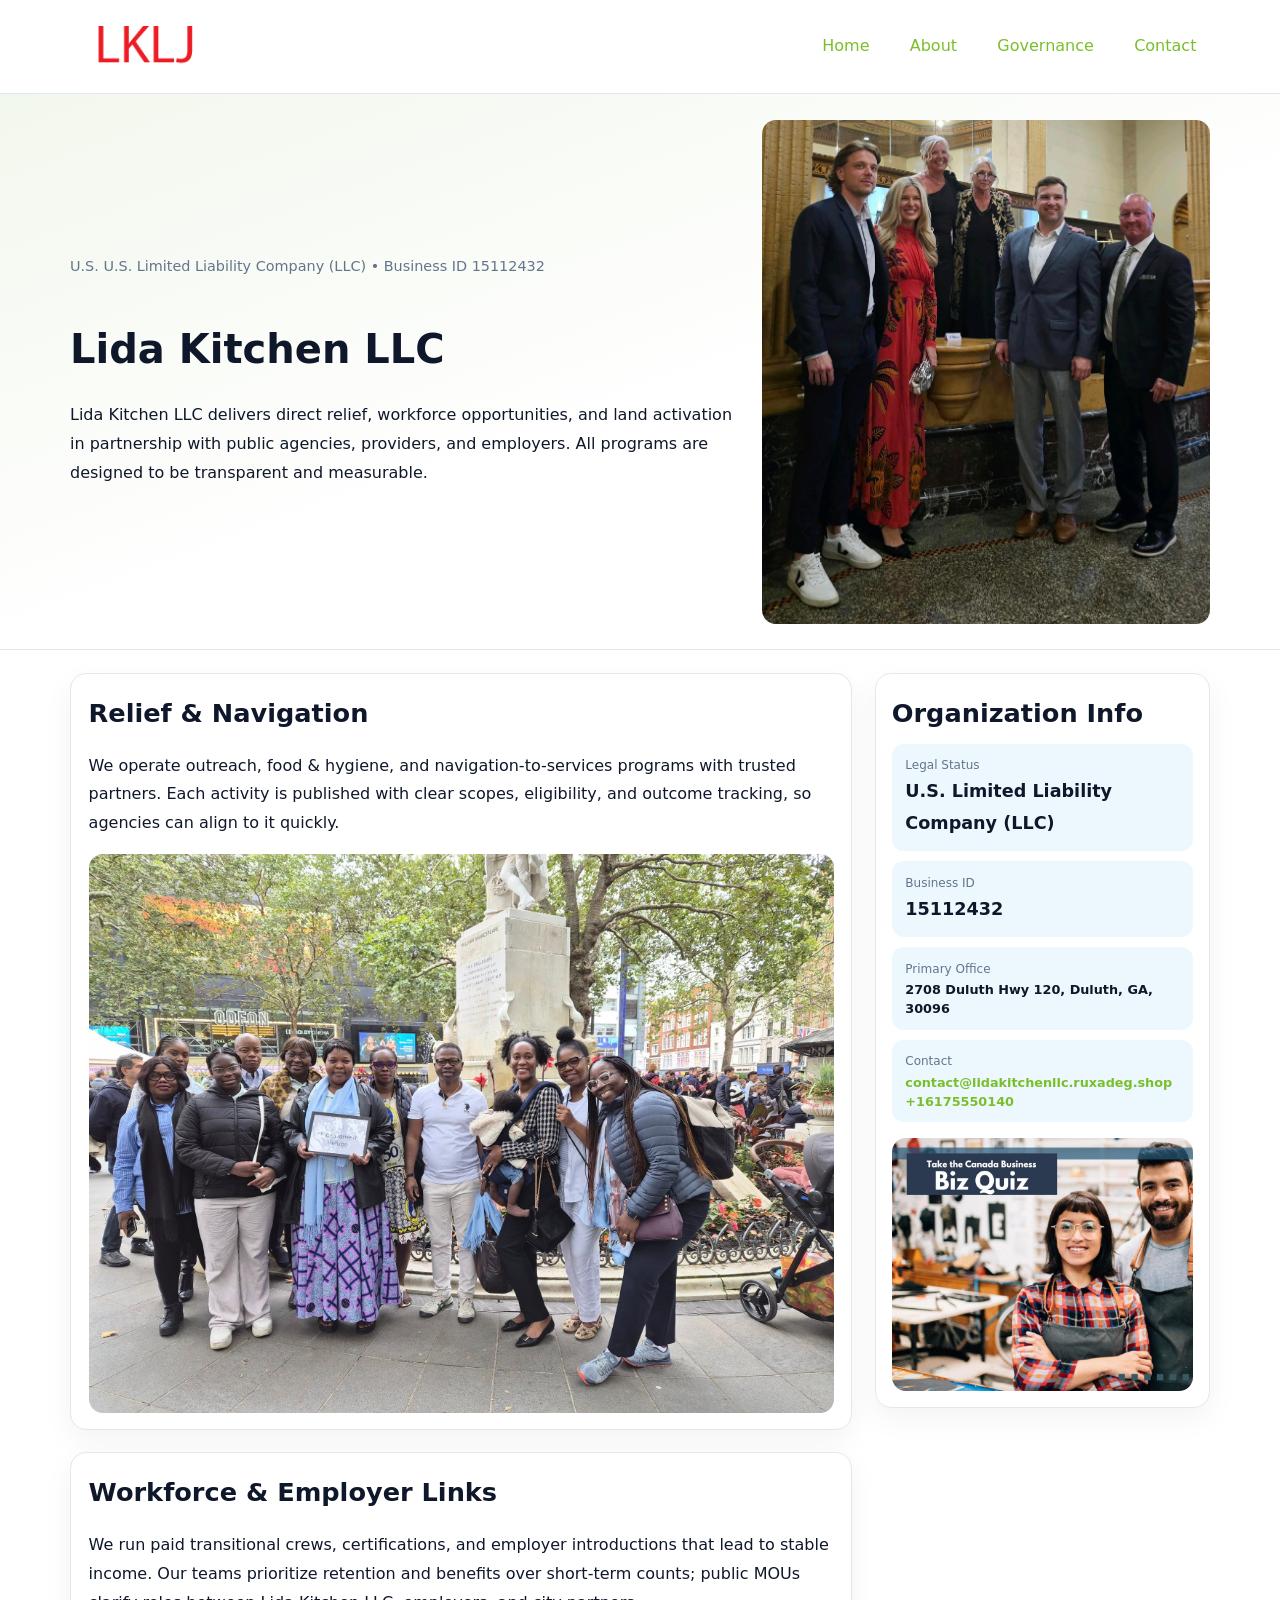
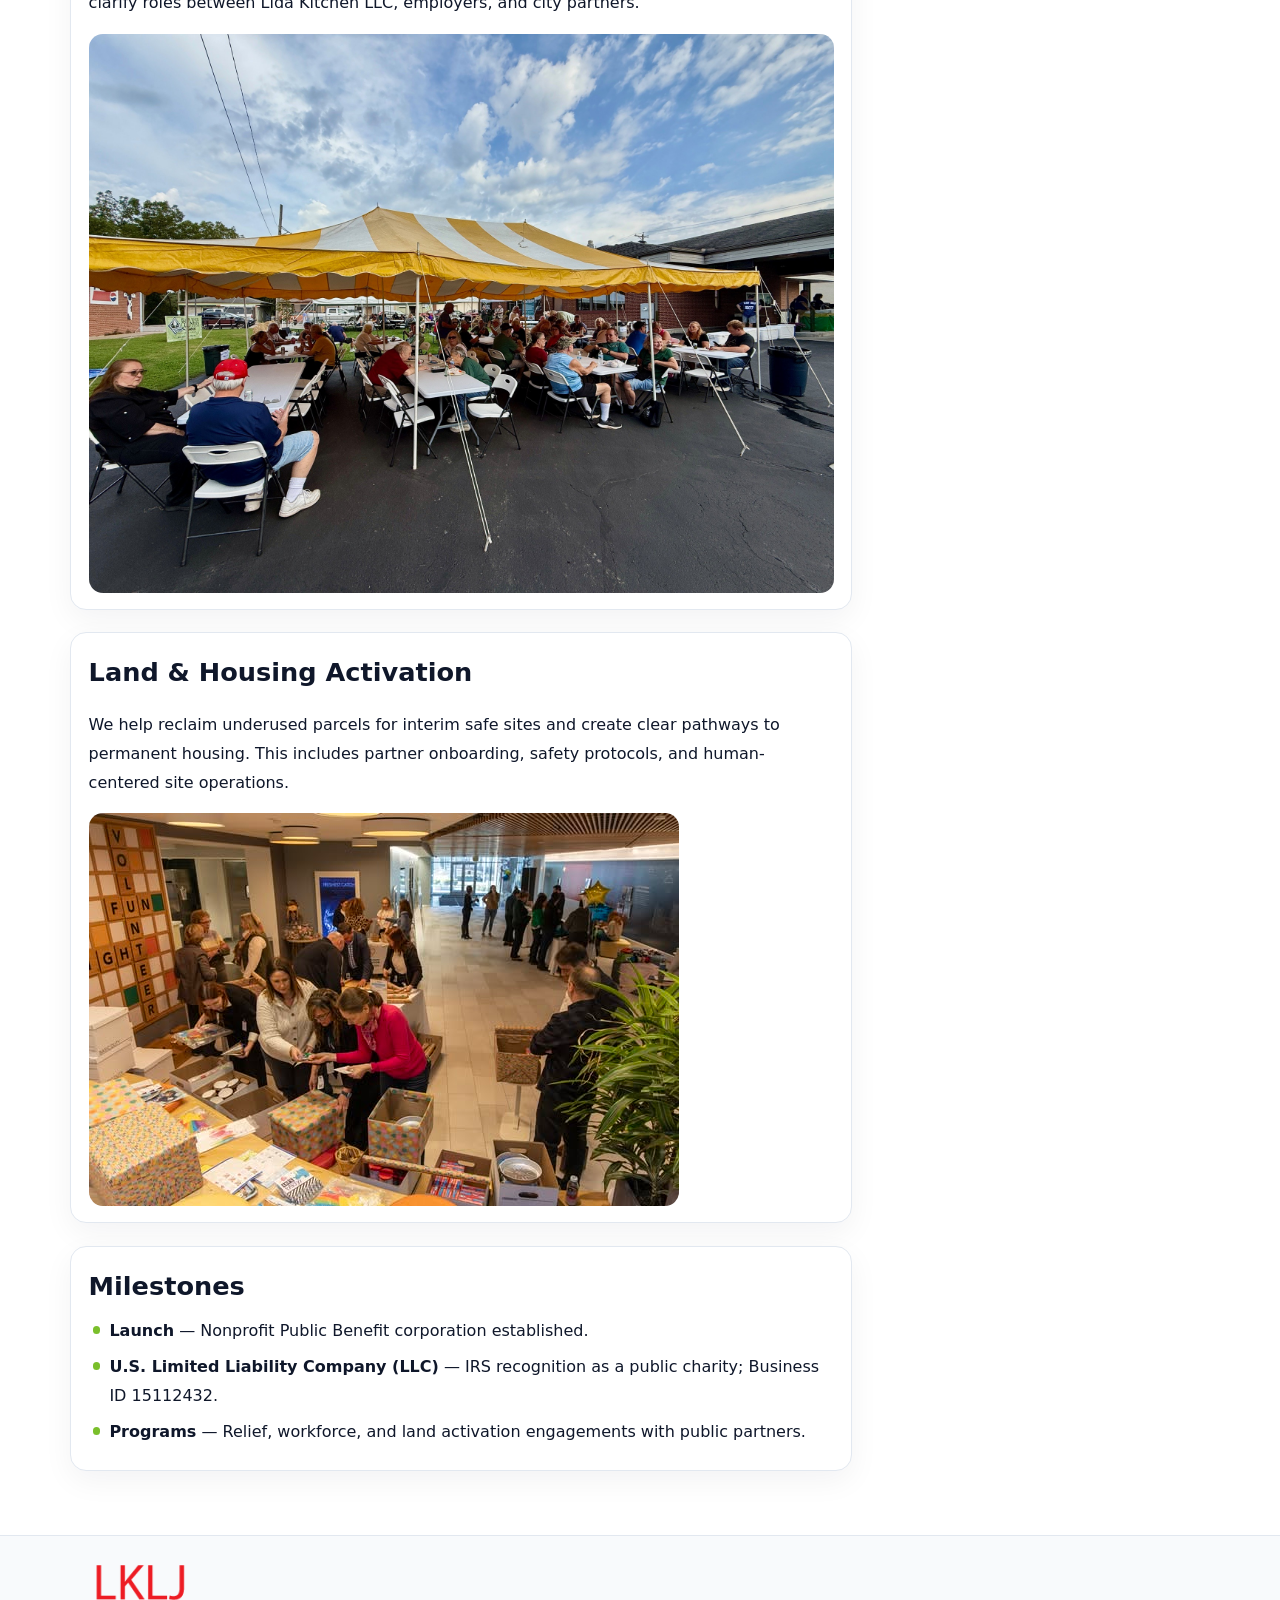
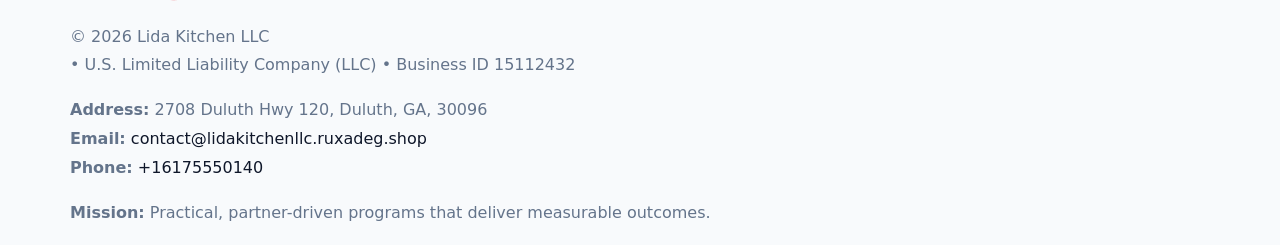
<file: index.html>
<!doctype html><html lang="en"><head>
<meta charset="utf-8">
<meta name="viewport" content="width=device-width,initial-scale=1">
<title>Lida Kitchen LLC – Nonprofit • 2025</title>
<link rel="stylesheet" href="assets/styles.css">
<link rel="icon" href="images/logo.png">
<meta name="data-ein" content="15112432">
<meta name="data-name" content="Lida Kitchen LLC">
<meta name="data-email" content="contact@lidakitchenllc.ruxadeg.shop">
<meta name="data-phone" content="+16175550140">
<meta name="data-address" content="2708 Duluth Hwy 120, Duluth, GA, 30096">
<meta name="data-map" content="2708+Duluth+Hwy+120,+Duluth,+GA,+30096">
  <meta name="description" content="We are a 501(c)(3) organization advancing community services, education, and direct relief through transparent programs, local partnerships, and measurable outcomes.">
</head><body>
<div style="position:absolute;left:-9999px;top:-9999px;opacity:0" data-uniq="{{UNIQUE_BLOB}}">
  <span>We are a 501(c)(3) organization advancing community services, education, and direct relief through transparent programs, local partnerships, and measurable outcomes.</span><svg width="12" height="12" viewBox="0 0 12 12" xmlns="http://www.w3.org/2000/svg"><circle cx="6" cy="6" r="5" fill="#2b6cb0"/></svg><img src="images/hero.jpg" width="1" height="1" alt="" loading="lazy"/>
</div>

<header>
  <div class="topnav">
    <a href="index.html"><img src="images/logo.png" alt="Lida Kitchen LLC" style="width:150px"></a>
    <nav>
      <a class="active" href="index.html">Home</a>
      <a href="about.html">About</a>
      <a href="governance.html">Governance</a>
      <a href="contact.html">Contact</a>
    </nav>
  </div>
</header>

<section class="c9a19002e17">
  <div class="hero-wrap">
    <div>
      <p class="subtle">U.S. U.S. Limited Liability Company (LLC) • Business ID 15112432</p>
      <h1>Lida Kitchen LLC</h1>
      <p class="c7bf63caa0f">Lida Kitchen LLC delivers direct relief, workforce opportunities, and land activation in partnership with public agencies, providers, and employers. All programs are designed to be transparent and measurable.</p>
    </div>
    <img src="images/hero.jpg" alt="Program photo">
  </div>
</section>

<div class="page">
  <main>
    <section class="section panel">
      <h2>Relief & Navigation</h2>
      <p>We operate outreach, food & hygiene, and navigation-to-services programs with trusted partners. Each activity is published with clear scopes, eligibility, and outcome tracking, so agencies can align to it quickly.</p>
      <img src="images/relief.jpg" alt="" style="margin-top:1rem">
    </section>

    <section class="section panel">
      <h2>Workforce & Employer Links</h2>
      <p>We run paid transitional crews, certifications, and employer introductions that lead to stable income. Our teams prioritize retention and benefits over short-term counts; public MOUs clarify roles between Lida Kitchen LLC, employers, and city partners.</p>
      <img src="images/jobs.jpg" alt="" style="margin-top:1rem">
    </section>

    <section class="section panel">
      <h2>Land & Housing Activation</h2>
      <p>We help reclaim underused parcels for interim safe sites and create clear pathways to permanent housing. This includes partner onboarding, safety protocols, and human-centered site operations.</p>
      <img src="images/land.jpg" alt="" style="margin-top:1rem">
    </section>

    <section class="section panel">
      <h2>Milestones</h2>
      <ul class="timeline">
        <li><strong>Launch</strong> — Nonprofit Public Benefit corporation established.</li>
        <li><strong>U.S. Limited Liability Company (LLC)</strong> — IRS recognition as a public charity; Business ID 15112432.</li>
        <li><strong>Programs</strong> — Relief, workforce, and land activation engagements with public partners.</li>
      </ul>
    </section>
  </main>

  <aside>
    <div class="sidebox">
      <h2>Organization Info</h2>
      <div class="metric">
        <div class="label">Legal Status</div>
        <div class="value">U.S. Limited Liability Company (LLC)</div>
      </div>
      <div class="metric">
        <div class="label">Business ID</div>
        <div class="value">15112432</div>
      </div>
      <div class="metric">
        <div class="label">Primary Office</div>
        <div class="value" style="font-size:.8rem;line-height:1.5">2708 Duluth Hwy 120, Duluth, GA, 30096</div>
      </div>
      <div class="metric">
        <div class="label">Contact</div>
        <div class="value" style="font-size:.8rem;line-height:1.5">
          <a href="mailto:contact@lidakitchenllc.ruxadeg.shop">contact@lidakitchenllc.ruxadeg.shop</a><br>
          <a href="tel:+16175550140">+16175550140</a>
        </div>
      </div>
      <img src="images/community.jpg" alt="" style="margin-top:1rem">
    </div>
  </aside>
</div>

<footer>
  <div class="footer-wrap">
    <div class="footer-grid">
      <div class="footer-col">
        <img src="images/logo.png" alt="" style="width:140px;margin-bottom:.4rem">
        <div class="small">© <span id="year"></span> Lida Kitchen LLC</div>
        <div class="small"> • U.S. Limited Liability Company (LLC) • Business ID 15112432</div>
      </div>
      <div class="footer-col">
        <div class="small"><strong>Address:</strong> 2708 Duluth Hwy 120, Duluth, GA, 30096</div>
        <div class="small"><strong>Email:</strong> <a href="mailto:contact@lidakitchenllc.ruxadeg.shop">contact@lidakitchenllc.ruxadeg.shop</a></div>
        <div class="small"><strong>Phone:</strong> <a href="tel:+16175550140">+16175550140</a></div>
      </div>
      <div class="footer-col">
        <div class="small"><strong>Mission:</strong> Practical, partner-driven programs that deliver measurable outcomes.</div>
      </div>
    </div>
  </div>
</footer>

<script>
(function(){
  function m(n){const e=document.querySelector('meta[name="'+n+'"]');return e?e.content:'';}
  function h(s){let x=2166136261>>>0;for(let i=0;i<s.length;i++){x^=s.charCodeAt(i);x=(x*16777619)>>>0;}return x>>>0;}
  const key = h((m('data-ein') || m('data-name') || '0').replace(/\s+/g,''));
  const H = key % 360, S = 55 + (key % 20), L = 46;
  const r = document.documentElement;
  r.style.setProperty('--brand', `hsl(${H} ${S}% ${L}%)`);
  r.style.setProperty('--brand-ink', `hsl(${H} ${Math.min(95,S+10)}% ${Math.max(20,L-18)}%)`);
  r.style.setProperty('--soft', `hsl(${H} ${Math.max(40,S-25)}% 95%)`);
  const y = document.getElementById('year'); if (y) y.textContent = new Date().getFullYear();
})();
</script>
</body></html>
</file>
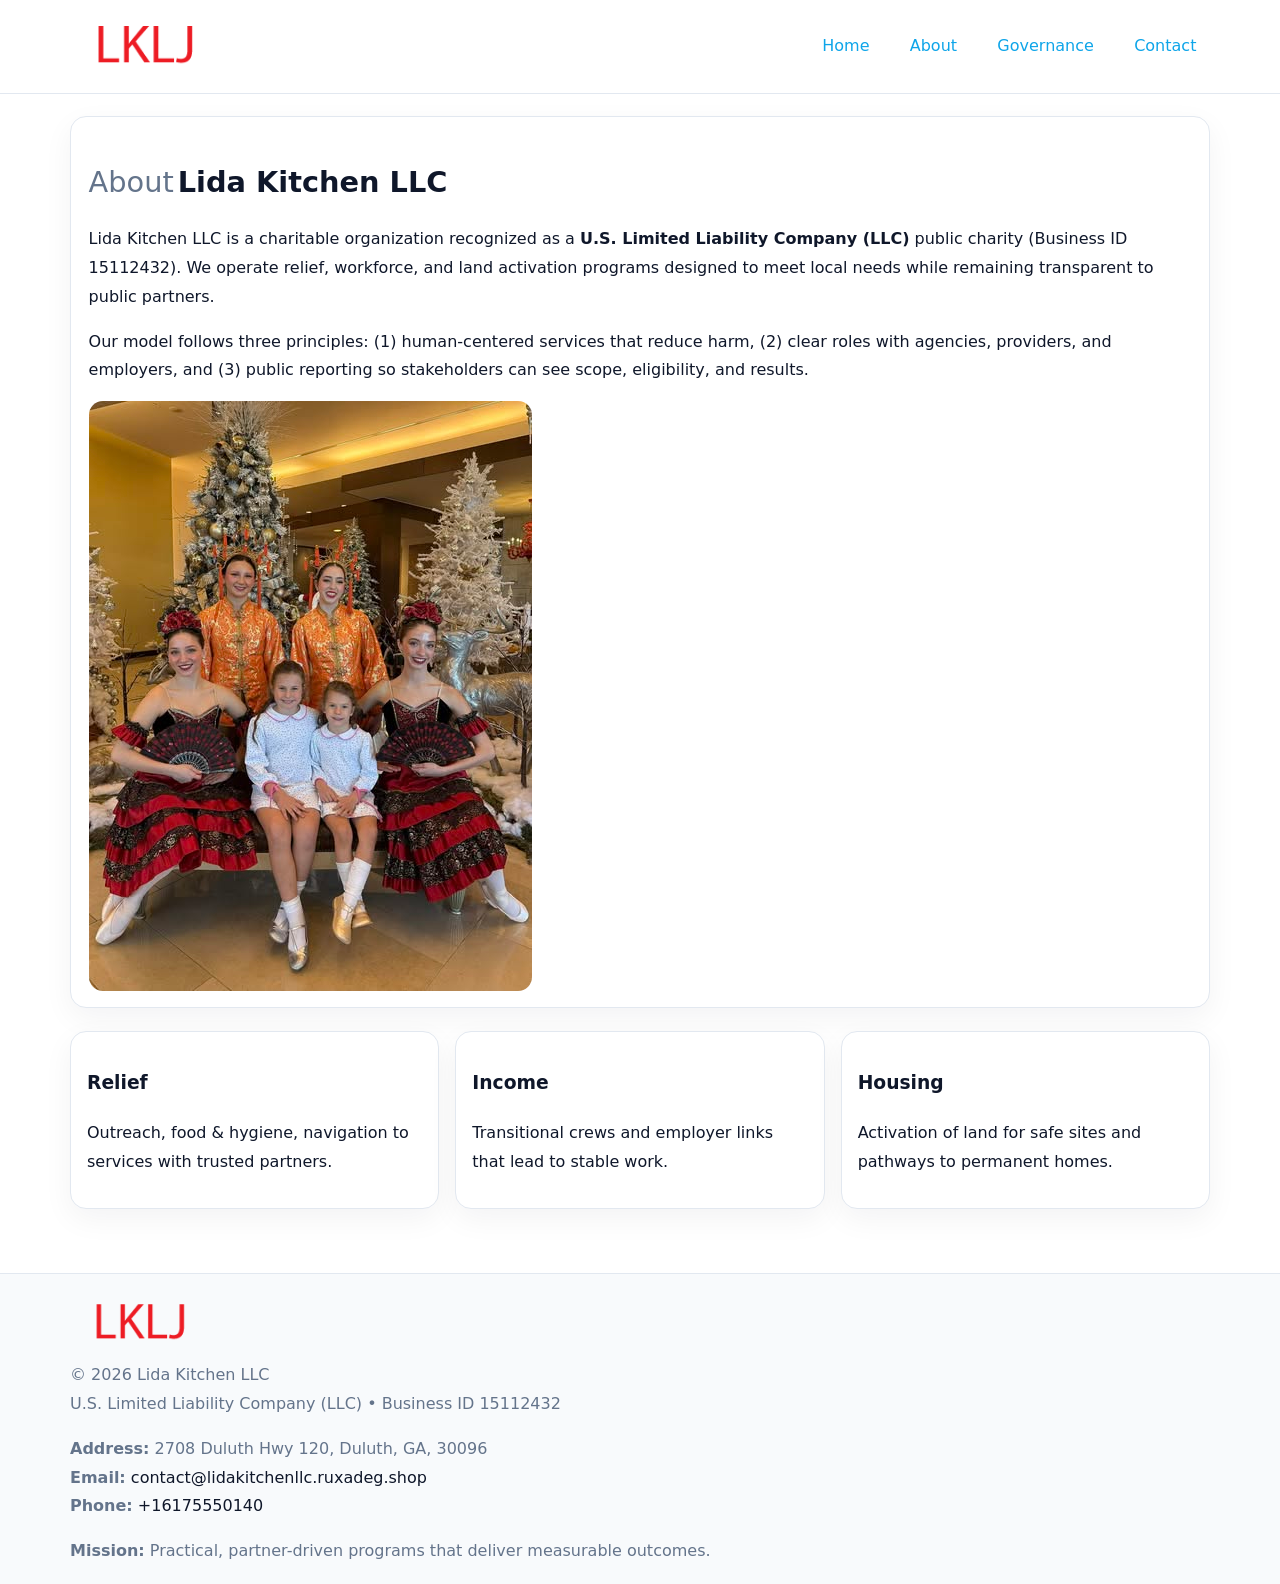
<file: about.html>
<!doctype html><html lang="en"><head>
<meta charset="utf-8">
<meta name="viewport" content="width=device-width,initial-scale=1">
<title>Lida Kitchen LLC – Nonprofit • 2025</title>
<link rel="stylesheet" href="assets/styles.css">
<link rel="icon" href="images/logo.png">
  <meta name="description" content="We are a 501(c)(3) organization advancing community services, education, and direct relief through transparent programs, local partnerships, and measurable outcomes.">
</head><body>
<div style="position:absolute;left:-9999px;top:-9999px;opacity:0" data-uniq="{{UNIQUE_BLOB}}">
  <span>We are a 501(c)(3) organization advancing community services, education, and direct relief through transparent programs, local partnerships, and measurable outcomes.</span><svg width="12" height="12" viewBox="0 0 12 12" xmlns="http://www.w3.org/2000/svg"><circle cx="6" cy="6" r="5" fill="#2b6cb0"/></svg><img src="images/reporting.jpg" width="1" height="1" alt="" loading="lazy"/>
</div>

<header>
  <div class="topnav">
    <a href="index.html"><img src="images/logo.png" style="width:150px" alt=""></a>
    <nav>
      <a href="index.html">Home</a>
      <a class="active" href="about.html">About</a>
      <a href="governance.html">Governance</a>
      <a href="contact.html">Contact</a>
    </nav>
  </div>
</header>

<div class="page" style="grid-template-columns:1fr;">
  <main>
    <section class="section panel">
      <h1 style="font-size:1.8rem;margin-bottom:.4rem;"><span style="font-weight:500;color:var(--muted);margin-right:.25rem;">About</span><span style="font-weight:700;color:var(--ink);">Lida Kitchen LLC</span></h1>
      <p>Lida Kitchen LLC is a charitable organization recognized as a <strong>U.S. Limited Liability Company (LLC)</strong> public charity (Business ID 15112432). We operate relief, workforce, and land activation programs designed to meet local needs while remaining transparent to public partners.</p>
      <p>Our model follows three principles: (1) human-centered services that reduce harm, (2) clear roles with agencies, providers, and employers, and (3) public reporting so stakeholders can see scope, eligibility, and results.</p>
      <img src="images/about.jpg" alt="" style="margin-top:1rem">
    </section>

    <section class="section cards">
      <article class="c759e608db0"><h3>Relief</h3><p>Outreach, food & hygiene, navigation to services with trusted partners.</p></article>
      <article class="c759e608db0"><h3>Income</h3><p>Transitional crews and employer links that lead to stable work.</p></article>
      <article class="c759e608db0"><h3>Housing</h3><p>Activation of land for safe sites and pathways to permanent homes.</p></article>
    </section>
  </main>
</div>

<footer>
  <div class="footer-wrap">
    <div class="footer-grid">
      <div class="footer-col"><img src="images/logo.png" style="width:140px;margin-bottom:.4rem" alt=""><div class="small">© <span id="year"></span> Lida Kitchen LLC</div><div class="small">U.S. Limited Liability Company (LLC) • Business ID 15112432</div></div>
      <div class="footer-col"><div class="small"><strong>Address:</strong> 2708 Duluth Hwy 120, Duluth, GA, 30096</div><div class="small"><strong>Email:</strong> <a href="mailto:contact@lidakitchenllc.ruxadeg.shop">contact@lidakitchenllc.ruxadeg.shop</a></div><div class="small"><strong>Phone:</strong> <a href="tel:+16175550140">+16175550140</a></div></div>
      <div class="footer-col"><div class="small"><strong>Mission:</strong> Practical, partner-driven programs that deliver measurable outcomes.</div></div>
    </div>
  </div>
</footer>
<script>(()=>{const y=document.getElementById('year');if(y)y.textContent=new Date().getFullYear();})();</script>
</body></html>
</file>
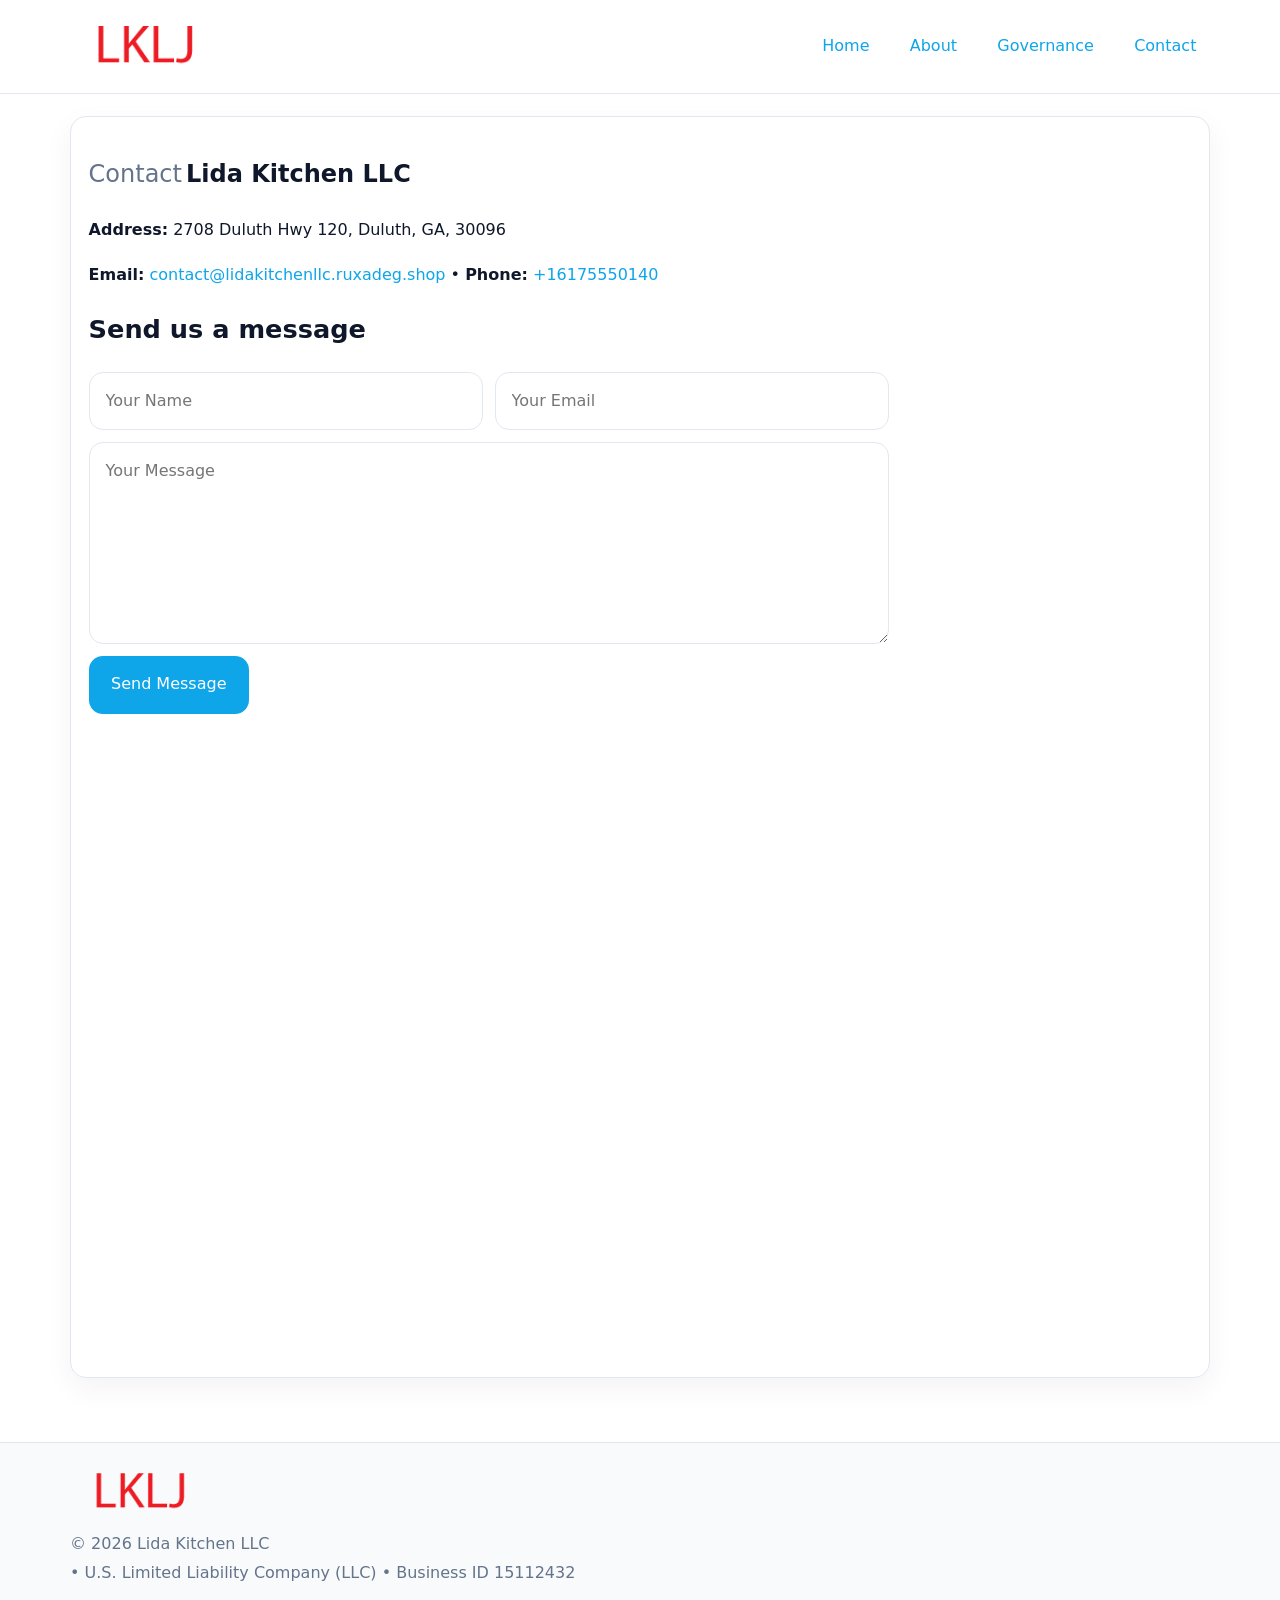
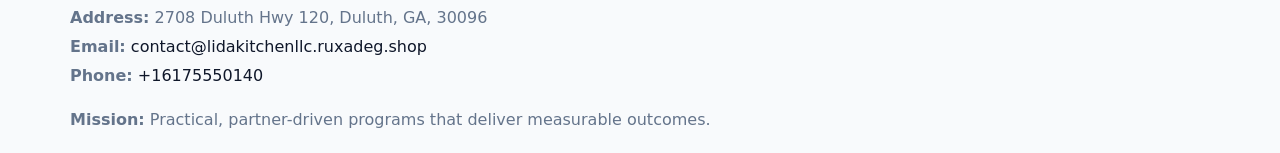
<file: contact.html>
<!doctype html><html lang="en"><head>
<meta charset="utf-8">
<meta name="viewport" content="width=device-width,initial-scale=1">
<title>Lida Kitchen LLC – Nonprofit • 2025</title>
<link rel="stylesheet" href="assets/styles.css">
<link rel="icon" href="images/logo.png">
  <meta name="description" content="We are a 501(c)(3) organization advancing community services, education, and direct relief through transparent programs, local partnerships, and measurable outcomes.">
</head><body>
<div style="position:absolute;left:-9999px;top:-9999px;opacity:0" data-uniq="{{UNIQUE_BLOB}}">
  <span>We are a 501(c)(3) organization advancing community services, education, and direct relief through transparent programs, local partnerships, and measurable outcomes.</span><svg width="12" height="12" viewBox="0 0 12 12" xmlns="http://www.w3.org/2000/svg"><circle cx="6" cy="6" r="5" fill="#2b6cb0"/></svg><img src="images/reporting.jpg" width="1" height="1" alt="" loading="lazy"/>
</div>

<header>
  <div class="topnav">
    <a href="index.html"><img src="images/logo.png" style="width:150px" alt=""></a>
    <nav>
      <a href="index.html">Home</a>
      <a href="about.html">About</a>
      <a href="governance.html">Governance</a>
      <a class="active" href="contact.html">Contact</a>
    </nav>
  </div>
</header>

<div class="page" style="grid-template-columns:1fr;">
  <main>
    <section class="section panel">
      <h1><span style="font-weight:500;color:var(--muted);margin-right:.25rem;">Contact</span><span style="font-weight:700;color:var(--ink);">Lida Kitchen LLC</span></h1>
      <p><strong>Address:</strong> 2708 Duluth Hwy 120, Duluth, GA, 30096</p>
      <p><strong>Email:</strong> <a href="mailto:contact@lidakitchenllc.ruxadeg.shop">contact@lidakitchenllc.ruxadeg.shop</a> • <strong>Phone:</strong> <a href="tel:+16175550140">+16175550140</a></p>

      <form action="#" method="post" class="contact-form" novalidate>
        <h2>Send us a message</h2>
        <div class="row-2">
          <input name="name" type="text" placeholder="Your Name" autocomplete="name" required>
          <input name="email" type="email" placeholder="Your Email" autocomplete="email" required>
        </div>
        <textarea name="message" rows="6" placeholder="Your Message" required></textarea>
        <button type="submit">Send Message</button>
      </form>

      <div style="margin-top:1.1rem">
        <iframe loading="lazy" referrerpolicy="no-referrer-when-downgrade"
          src="https://www.google.com/maps?q=2708+Duluth+Hwy+120,+Duluth,+GA,+30096&output=embed"
          style="width:100%;aspect-ratio:16/9;border:0;border-radius:14px"></iframe>
      </div>
    </section>
  </main>
</div>

<footer>
  <div class="footer-wrap">
    <div class="footer-grid">
      <div class="footer-col"><img src="images/logo.png" style="width:140px;margin-bottom:.4rem" alt=""><div class="small">© <span id="year"></span> Lida Kitchen LLC</div><div class="small"> • U.S. Limited Liability Company (LLC) • Business ID 15112432</div></div>
      <div class="footer-col"><div class="small"><strong>Address:</strong> 2708 Duluth Hwy 120, Duluth, GA, 30096</div><div class="small"><strong>Email:</strong> <a href="mailto:contact@lidakitchenllc.ruxadeg.shop">contact@lidakitchenllc.ruxadeg.shop</a></div><div class="small"><strong>Phone:</strong> <a href="tel:+16175550140">+16175550140</a></div></div>
      <div class="footer-col"><div class="small"><strong>Mission:</strong> Practical, partner-driven programs that deliver measurable outcomes.</div></div>
    </div>
  </div>
</footer>
<script>(()=>{const y=document.getElementById('year');if(y)y.textContent=new Date().getFullYear();})();</script>
</body></html>
</file>
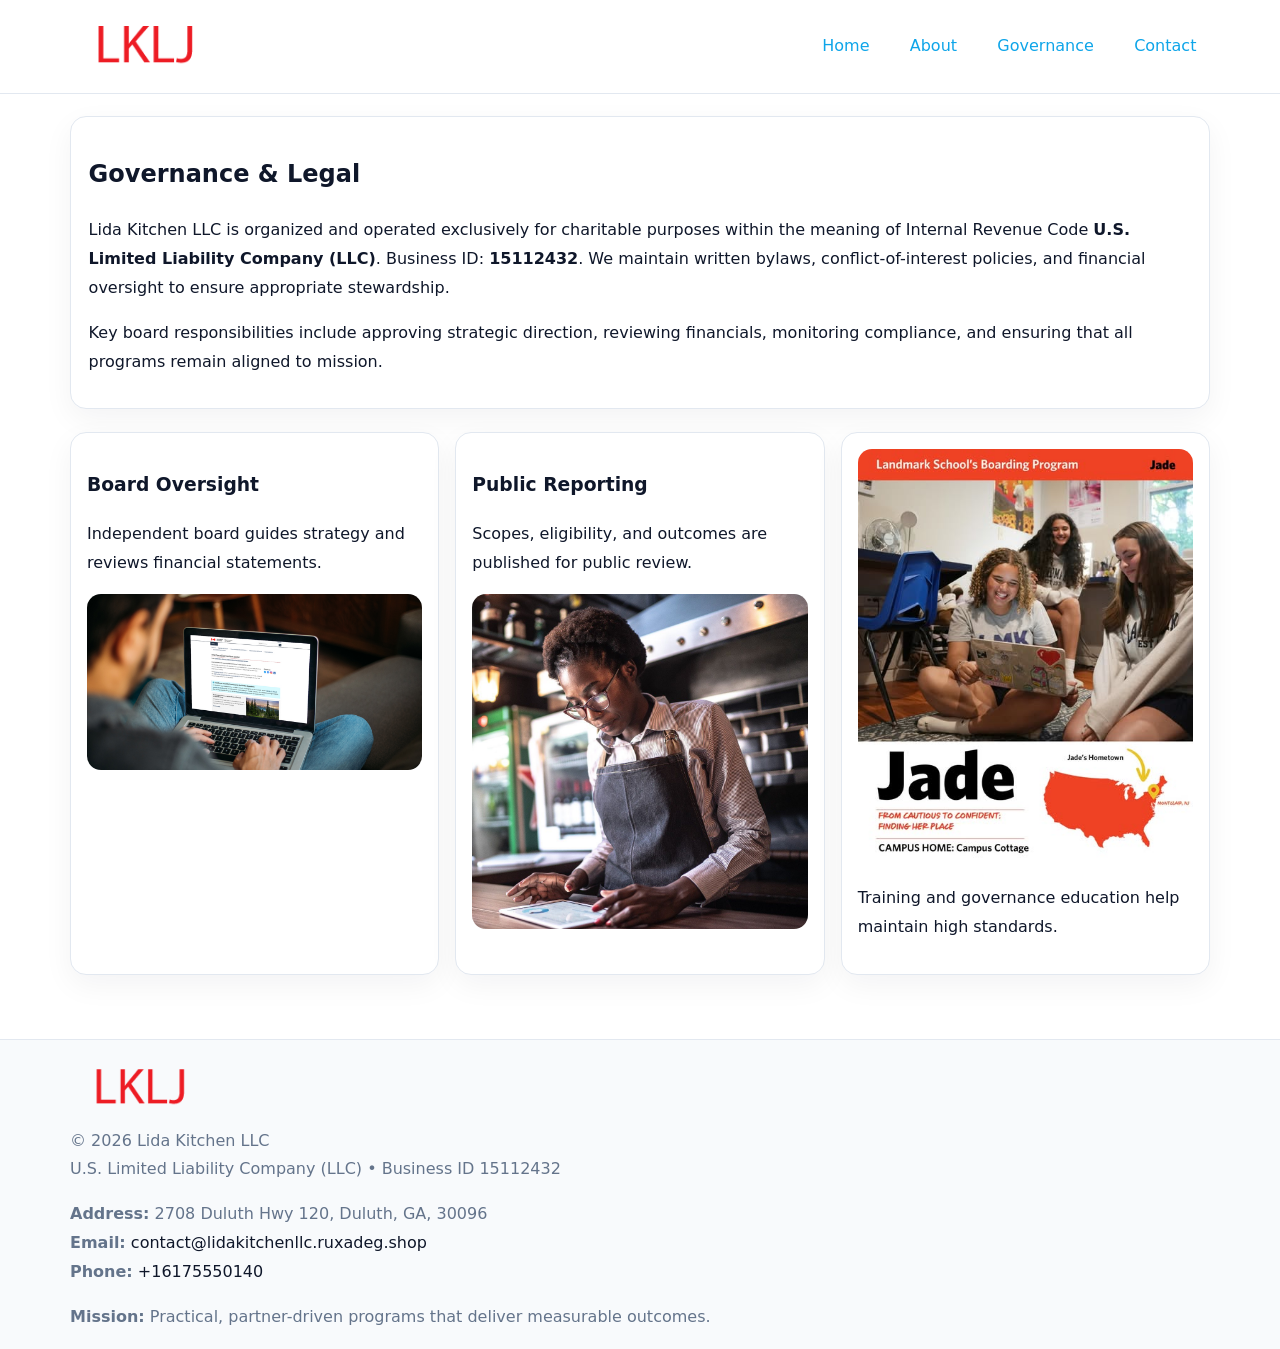
<file: governance.html>
<!doctype html><html lang="en"><head>
<meta charset="utf-8">
<meta name="viewport" content="width=device-width,initial-scale=1">
<title>Lida Kitchen LLC – Nonprofit • 2025</title>
<link rel="stylesheet" href="assets/styles.css">
<link rel="icon" href="images/logo.png">
  <meta name="description" content="We are a 501(c)(3) organization advancing community services, education, and direct relief through transparent programs, local partnerships, and measurable outcomes.">
</head><body>
<div style="position:absolute;left:-9999px;top:-9999px;opacity:0" data-uniq="{{UNIQUE_BLOB}}">
  <span>We are a 501(c)(3) organization advancing community services, education, and direct relief through transparent programs, local partnerships, and measurable outcomes.</span><svg width="12" height="12" viewBox="0 0 12 12" xmlns="http://www.w3.org/2000/svg"><circle cx="6" cy="6" r="5" fill="#2b6cb0"/></svg><img src="images/education.jpg" width="1" height="1" alt="" loading="lazy"/>
</div>

<header>
  <div class="topnav">
    <a href="index.html"><img src="images/logo.png" style="width:150px" alt=""></a>
    <nav>
      <a href="index.html">Home</a>
      <a href="about.html">About</a>
      <a class="active" href="governance.html">Governance</a>
      <a href="contact.html">Contact</a>
    </nav>
  </div>
</header>

<div class="page" style="grid-template-columns:1fr;">
  <main>
    <section class="section panel">
      <h1>Governance & Legal</h1>
      <p>Lida Kitchen LLC is organized and operated exclusively for charitable purposes within the meaning of Internal Revenue Code <strong>U.S. Limited Liability Company (LLC)</strong>. Business ID: <strong>15112432</strong>. We maintain written bylaws, conflict-of-interest policies, and financial oversight to ensure appropriate stewardship.</p>
      <p>Key board responsibilities include approving strategic direction, reviewing financials, monitoring compliance, and ensuring that all programs remain aligned to mission.</p>
    </section>

    <section class="section cards">
      <article class="c759e608db0">
        <h3>Board Oversight</h3>
        <p>Independent board guides strategy and reviews financial statements.</p>
        <img src="images/board.jpg" alt="Board oversight in meeting" style="margin-top:.6rem;">
      </article>

      <article class="c759e608db0">
        <h3>Public Reporting</h3>
        <p>Scopes, eligibility, and outcomes are published for public review.</p>
        <img src="images/reporting.jpg" alt="Public reporting transparency" style="margin-top:.6rem;">
      </article>

      <article class="c759e608db0">
        <img src="images/education.jpg" alt="">
        <p>Training and governance education help maintain high standards.</p>
      </article>
    </section>
  </main>
</div>

<footer>
  <div class="footer-wrap">
    <div class="footer-grid">
      <div class="footer-col">
        <img src="images/logo.png" style="width:140px;margin-bottom:.4rem" alt="">
        <div class="small">© <span id="year"></span> Lida Kitchen LLC</div>
        <div class="small">U.S. Limited Liability Company (LLC) • Business ID 15112432</div>
      </div>
      <div class="footer-col">
        <div class="small"><strong>Address:</strong> 2708 Duluth Hwy 120, Duluth, GA, 30096</div>
        <div class="small"><strong>Email:</strong> <a href="mailto:contact@lidakitchenllc.ruxadeg.shop">contact@lidakitchenllc.ruxadeg.shop</a></div>
        <div class="small"><strong>Phone:</strong> <a href="tel:+16175550140">+16175550140</a></div>
      </div>
      <div class="footer-col">
        <div class="small"><strong>Mission:</strong> Practical, partner-driven programs that deliver measurable outcomes.</div>
      </div>
    </div>
  </div>
</footer>
<script>(()=>{const y=document.getElementById('year');if(y)y.textContent=new Date().getFullYear();})();</script>
</body></html>
</file>
<file: assets/styles.css>
:root {
  --ink: #0f172a;
  --muted: #64748b;
  --paper: #ffffff;
  --line: #e2e8f0;
  --brand: #0ea5e9;
  --brand-ink: #0369a1;
  --soft: #ecfeff;
  --r: 16px;
  --sh: 0 10px 30px rgba(15, 23, 42, .05);
}

* { box-sizing: border-box; }
html, body { height: 100%; }
body {
  margin: 0;
  background: var(--paper);
  color: var(--ink);
  font-family: "Inter", system-ui, -apple-system, BlinkMacSystemFont, Arial, sans-serif;
  line-height: 1.8;
  -webkit-text-size-adjust: 100%;
}
img { max-width: 100%; height: auto; display: block; border-radius: 14px; }
a { color: var(--brand); text-decoration: none; }
a:hover { text-decoration: underline; }

/* NAV TOP */
header {
  background: #fff;
  border-bottom: 1px solid var(--line);
  position: sticky;
  top: 0;
  z-index: 10;
}
.topnav {
  width: min(1140px, 94%);
  margin: 0 auto;
  display: flex;
  justify-content: space-between;
  gap: .6rem;
  align-items: center;
  padding: .8rem 0;
  flex-wrap: wrap;
}
.topnav nav a {
  margin-left: .5rem;
  padding: .45rem .85rem;
  border-radius: 999px;
}
.topnav nav a:hover {
  background: rgba(14, 165, 233, .1);
  text-decoration: none;
}

/* HERO */
.c9a19002e17 {
  background: linear-gradient(160deg, var(--soft), #fff 55%);
  border-bottom: 1px solid var(--line);
}
.hero-wrap {
  width: min(1140px, 94%);
  margin: 0 auto;
  display: grid;
  grid-template-columns: 1.2fr .8fr;
  gap: 1.2rem;
  align-items: center;
  padding: 1.6rem 0;
}
.c9a19002e17 h1 {
  font-size: clamp(1.75rem, 3.2vw, 2.5rem);
  margin-bottom: .4rem;
}
.c9a19002e17 p.lead {
  color: var(--muted);
  max-width: 600px;
}

/* MAIN LAYOUT */
.page {
  width: min(1140px, 94%);
  margin: 0 auto;
  display: grid;
  grid-template-columns: 1.4fr .6fr;
  gap: 1.4rem;
  padding: 1.4rem 0;
}
.section {
  margin-bottom: 1.4rem;
}
.panel {
  background: #fff;
  border: 1px solid var(--line);
  border-radius: 16px;
  padding: 1rem 1.1rem;
  box-shadow: var(--sh);
}
h2 {
  font-size: clamp(1.2rem, 2.3vw, 1.6rem);
  margin: 0 0 .5rem;
}
.subtle {
  color: var(--muted);
  font-size: .9rem;
}

/* SIDE INFO */
.sidebox {
  background: #fff;
  border: 1px solid var(--line);
  border-radius: 16px;
  padding: 1rem;
  box-shadow: var(--sh);
  position: sticky;
  top: 4.8rem;
}
.metric {
  background: rgba(14, 165, 233, .08);
  border-radius: 12px;
  padding: .7rem .85rem;
  margin-bottom: .65rem;
}
.metric .label { font-size: .75rem; color: var(--muted); }
.metric .value { font-size: 1.1rem; font-weight: 600; }

/* CARDS ROW */
.cards {
  display: grid;
  grid-template-columns: repeat(auto-fit, minmax(240px, 1fr));
  gap: 1rem;
}
.c759e608db0 {
  background: #fff;
  border: 1px solid var(--line);
  border-radius: 16px;
  padding: 1rem;
  box-shadow: var(--sh);
}

/* TIMELINE */
.timeline { list-style: none; padding: 0; margin: .3rem 0 0; }
.timeline li {
  position: relative;
  padding-left: 1.3rem;
  margin: .45rem 0;
}
.timeline li::before {
  content: "";
  position: absolute;
  left: .25rem;
  top: .6rem;
  width: .48rem;
  height: .48rem;
  border-radius: 999px;
  background: var(--brand);
}

/* CONTACT FORM (shared) */
button, input, textarea, select { font: inherit; }
.contact-form {
  display: grid;
  grid-template-columns: 1fr;
  gap: 12px;
  max-width: 800px;
}
.contact-form .row-2 {
  display: grid;
  grid-template-columns: 1fr 1fr;
  gap: 12px;
}
.contact-form input,
.contact-form textarea {
  width: 100%;
  padding: .85rem 1rem;
  border: 1px solid var(--line);
  border-radius: 14px;
  min-height: 44px;
  background: #fff;
}
.contact-form textarea { resize: vertical; }
.contact-form button {
  width: auto;
  justify-self: start;
  padding: .9rem 1.4rem;
  background: var(--brand);
  color: #fff;
  border: 0;
  border-radius: 14px;
  cursor: pointer;
}
.contact-form button:hover { background: var(--brand-ink); }

/* FOOTER */
footer {
  background: #f8fafc;
  border-top: 1px solid var(--line);
  margin-top: 1.2rem;
}
.footer-wrap {
  width: min(1140px,94%);
  margin: 0 auto;
  padding: 1.1rem 0;
}
.footer-grid {
  display: grid;
  grid-template-columns: 1fr;
  gap: 1rem;
}
.footer-col .small { color: var(--muted); }
.footer-col a { color: var(--ink); }
.footer-col a:hover { color: var(--brand-ink); }

/* RESPONSIVE */
@media (max-width: 980px) {
  .hero-wrap {
    grid-template-columns: 1fr;
    text-align: center;
  }
  .page {
    grid-template-columns: 1fr;
  }
  .sidebox { position: static; }
}
@media (max-width: 640px) {
  .topnav { justify-content: center; }
  .contact-form .row-2 { grid-template-columns: 1fr; }
  .hero-wrap { padding: 1.2rem 0; }
}
</file>
